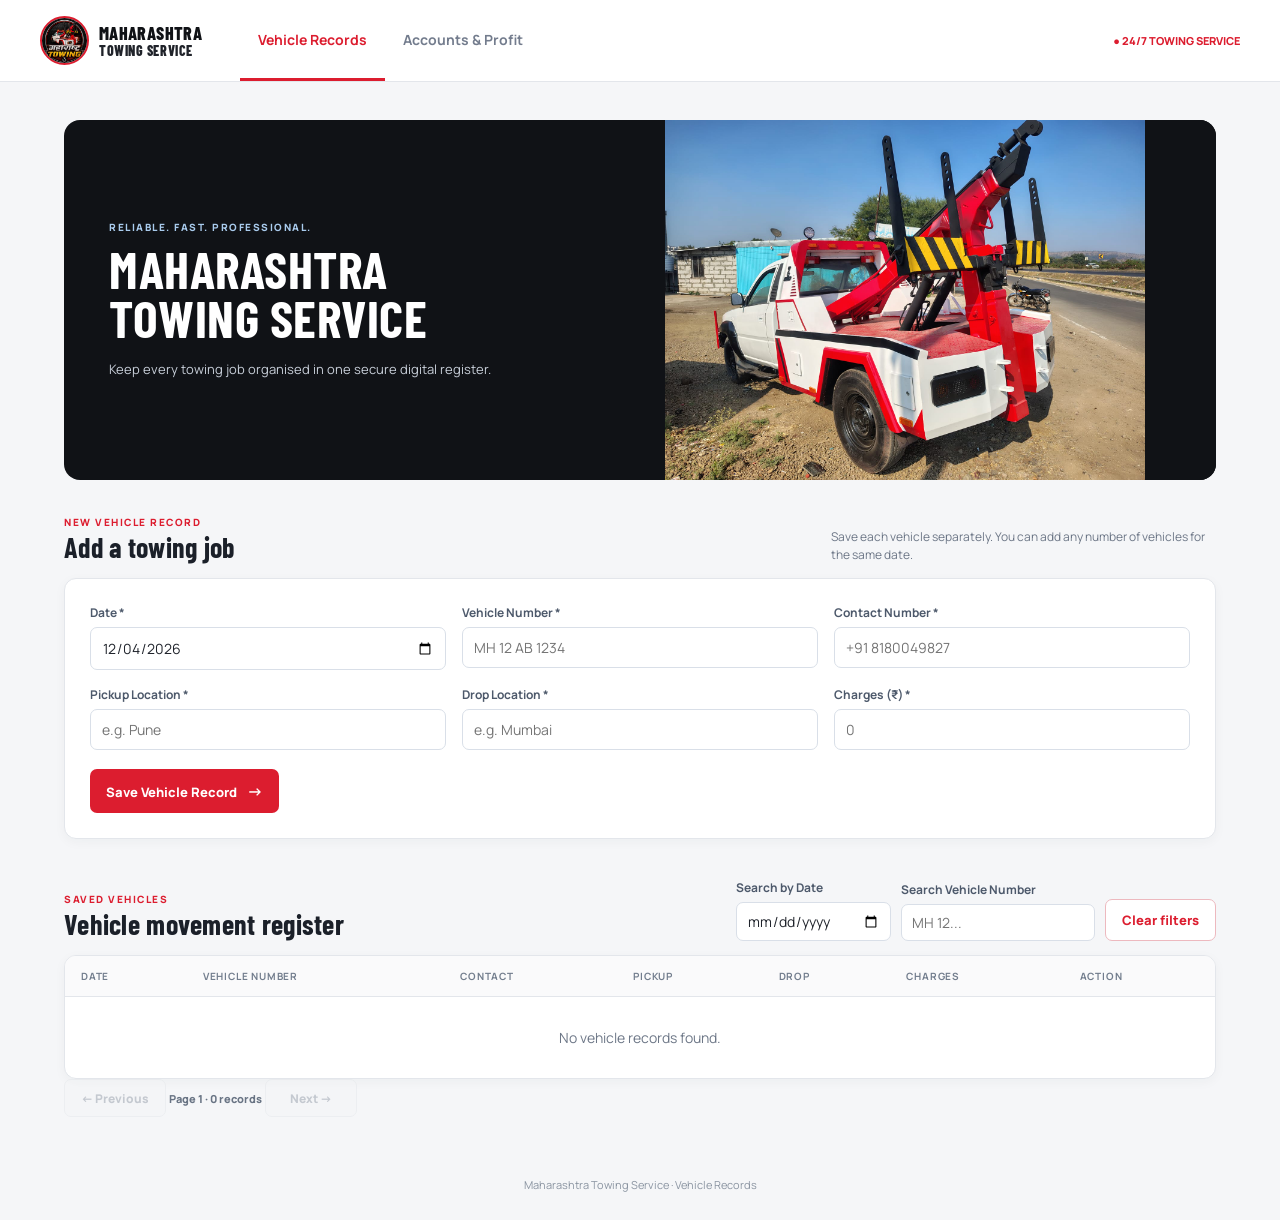
<file: index.html>
<!doctype html>
<html lang="en">

<head>
  <meta charset="utf-8">

  <meta
    name="viewport"
    content="width=device-width, initial-scale=1"
  >

  <title>Maharashtra Towing Service | Vehicle Records</title>

  <link rel="preconnect" href="https://fonts.googleapis.com">

  <link
    rel="preconnect"
    href="https://fonts.googleapis.com"
    crossorigin
  >

  <link
    href="https://fonts.googleapis.com/css2?family=Barlow+Condensed:wght@600;700;800&family=Manrope:wght@400;500;600;700;800&display=swap"
    rel="stylesheet"
  >

  <link
    rel="stylesheet"
    href="styles.css"
  >
</head>


<body data-page="records">

  <!-- ==============================
       NAVIGATION
  =============================== -->

  <nav class="nav">

    <a
      class="brand"
      href="index.html"
    >

      <img
        src="assets/logo.jpeg"
        alt="Maharashtra Towing Service logo"
      >

      <span>

        <strong>
          MAHARASHTRA
        </strong>

        <b>
          TOWING SERVICE
        </b>

      </span>

    </a>


    <div class="navlinks">

      <a
        class="active"
        href="index.html"
      >
        Vehicle Records
      </a>

      <a href="accounts.html">
        Accounts &amp; Profit
      </a>

    </div>


    <span class="service">
      ● 24/7 TOWING SERVICE
    </span>

  </nav>


  <!-- ==============================
       MAIN CONTENT
  =============================== -->

  <main class="shell">


    <!-- ==============================
         HERO
    =============================== -->

    <section class="hero records-hero">

      <div class="hero-copy">

        <span class="kicker">
          RELIABLE. FAST. PROFESSIONAL.
        </span>

        <h1>
          Maharashtra
          <br>
          Towing Service
        </h1>

        <p>
          Keep every towing job organised
          in one secure digital register.
        </p>

      </div>


      <img
        src="assets/towing-van.jpeg"
        alt="Maharashtra Towing Service vehicle"
      >

    </section>


    <!-- ==============================
         ADD VEHICLE RECORD
    =============================== -->

    <section class="title-row">

      <div>

        <span class="kicker red">
          NEW VEHICLE RECORD
        </span>

        <h2>
          Add a towing job
        </h2>

      </div>


      <p>
        Save each vehicle separately.
        You can add any number of vehicles
        for the same date.
      </p>

    </section>


    <section class="card form-card">

      <form id="recordForm">

        <input
          type="hidden"
          id="recordId"
          name="recordId"
          value=""
        >


        <div class="grid three">


          <!-- DATE -->

          <label>

            Date *

            <input
              id="date"
              name="date"
              type="date"
              required
            >

          </label>


          <!-- VEHICLE NUMBER -->

          <label>

            Vehicle Number *

            <input
              id="vehicle"
              name="vehicle"
              type="text"
              placeholder="MH 12 AB 1234"
              autocomplete="off"
              required
            >

          </label>


          <!-- CONTACT -->

          <label>

            Contact Number *

            <input
              id="contact"
              name="contact"
              type="tel"
              inputmode="tel"
              maxlength="16"
              placeholder="+91 8180049827"
              autocomplete="tel"
              required
            >

          </label>


          <!-- PICKUP -->

          <label>

            Pickup Location *

            <input
              id="pickup"
              name="pickup"
              type="text"
              placeholder="e.g. Pune"
              autocomplete="off"
              required
            >

          </label>


          <!-- DROP -->

          <label>

            Drop Location *

            <input
              id="drop"
              name="drop"
              type="text"
              placeholder="e.g. Mumbai"
              autocomplete="off"
              required
            >

          </label>


          <!-- CHARGES -->

          <label>

            Charges (₹) *

            <input
              id="charges"
              name="charges"
              type="number"
              min="0"
              step="1"
              placeholder="0"
              required
            >

          </label>

        </div>


        <!-- SAVE BUTTON -->

        <button
          id="saveRecordBtn"
          class="btn"
          type="submit"
        >

          <span id="saveRecordText">
            Save Vehicle Record
          </span>

          <b>
            →
          </b>

        </button>


        <!-- MESSAGE -->

        <span
          id="recordMessage"
          class="message"
          aria-live="polite"
        ></span>


      </form>

    </section>


    <!-- ==============================
         SAVED VEHICLES
    =============================== -->

    <section class="title-row section-space">

      <div>

        <span class="kicker red">
          SAVED VEHICLES
        </span>

        <h2>
          Vehicle movement register
        </h2>

      </div>


      <!-- FILTERS -->

      <div class="filters">


        <label>

          Search by Date

          <input
            id="dateSearch"
            type="date"
          >

        </label>


        <label>

          Search Vehicle Number

          <input
            id="vehicleSearch"
            type="search"
            placeholder="MH 12..."
            autocomplete="off"
          >

        </label>


        <button
          id="clearSearch"
          class="btn outline"
          type="button"
        >
          Clear filters
        </button>

      </div>

    </section>


    <!-- ==============================
         VEHICLE TABLE
    =============================== -->

    <section class="card table-card">

      <div class="table-wrap">

        <table>

          <thead>

            <tr>

              <th>
                Date
              </th>

              <th>
                Vehicle Number
              </th>

              <th>
                Contact
              </th>

              <th>
                Pickup
              </th>

              <th>
                Drop
              </th>

              <th>
                Charges
              </th>

              <th>
                Action
              </th>

            </tr>

          </thead>


          <tbody id="recordsBody">

          </tbody>

        </table>

      </div>

    </section>


    <!-- ==============================
         PAGINATION
         BELOW VEHICLE RECORD BOX
    =============================== -->

    <div
      id="recordsPagination"
      class="records-pagination"
    >

      <button
        id="prevRecords"
        class="btn outline"
        type="button"
      >
        ← Previous
      </button>


      <span id="recordsPageInfo">
        Page 1
      </span>


      <button
        id="nextRecords"
        class="btn outline"
        type="button"
      >
        Next →
      </button>

    </div>


  </main>


  <!-- ==============================
       FOOTER
  =============================== -->

  <footer>
    Maharashtra Towing Service · Vehicle Records
  </footer>


  <!-- ==============================
       JAVASCRIPT
  =============================== -->

  <script src="app.js"></script>

</body>

</html>
</file>
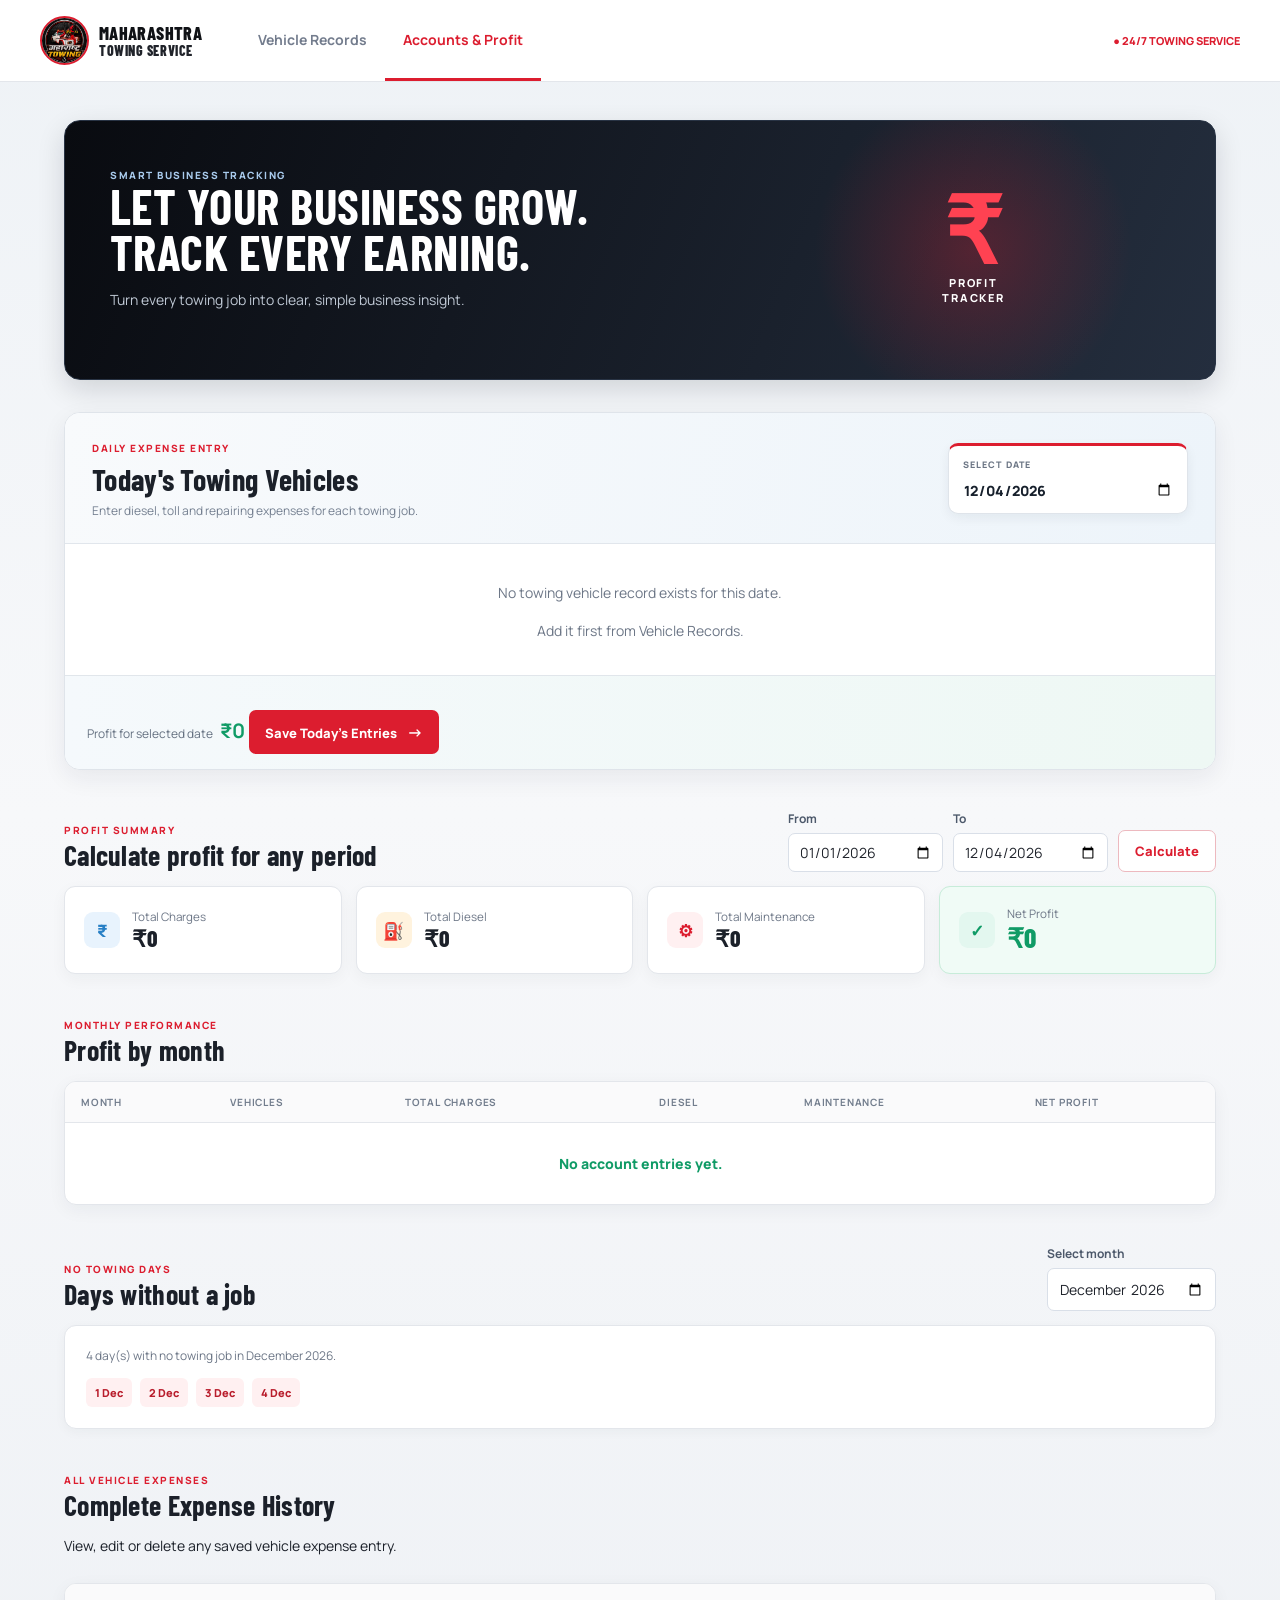
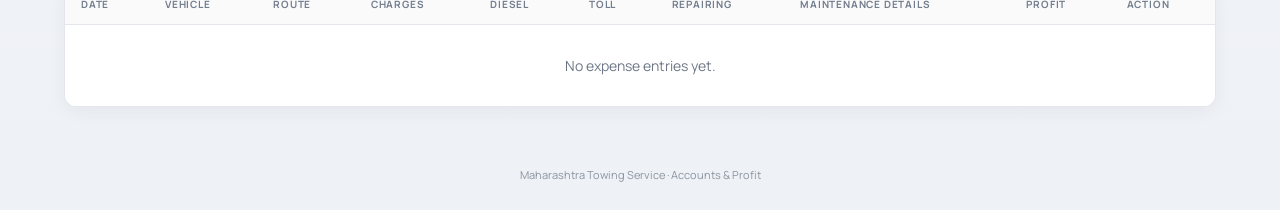
<file: accounts.html>
<!doctype html>
<html lang="en">

<head>

  <meta charset="utf-8">

  <meta
    name="viewport"
    content="width=device-width, initial-scale=1"
  >

  <title>Maharashtra Towing Service | Accounts & Profit</title>

  <link
    rel="preconnect"
    href="https://fonts.googleapis.com"
  >

  <link
    rel="preconnect"
    href="https://fonts.googleapis.com"
    crossorigin
  >

  <link
    href="https://fonts.googleapis.com/css2?family=Barlow+Condensed:wght@600;700;800&family=Manrope:wght@400;500;600;700;800&display=swap"
    rel="stylesheet"
  >

  <link
    rel="stylesheet"
    href="styles.css"
  >

</head>


<body data-page="accounts">


  <!-- =================================================
       NAVIGATION
  ================================================== -->

  <nav class="nav">

    <a
      class="brand"
      href="index.html"
    >

      <img
        src="assets/logo.jpeg"
        alt="Maharashtra Towing Service logo"
      >

      <span>

        <strong>
          MAHARASHTRA
        </strong>

        <b>
          TOWING SERVICE
        </b>

      </span>

    </a>


    <div class="navlinks">

      <a href="index.html">
        Vehicle Records
      </a>

      <a
        class="active"
        href="accounts.html"
      >
        Accounts &amp; Profit
      </a>

    </div>


    <span class="service">
      ● 24/7 TOWING SERVICE
    </span>

  </nav>


  <!-- =================================================
       MAIN CONTENT
  ================================================== -->

  <main class="shell">


    <!-- =================================================
         HERO
    ================================================== -->

    <section class="hero account-hero">

      <div class="hero-copy">

        <span class="kicker">
          SMART BUSINESS TRACKING
        </span>

        <h1>
          Let your business grow.
          <br>
          Track every earning.
        </h1>

        <p>
          Turn every towing job into clear,
          simple business insight.
        </p>

      </div>


      <div class="hero-badge">

        <span>
          ₹
        </span>

        <small>
          PROFIT
          <br>
          TRACKER
        </small>

      </div>

    </section>


    <!-- =================================================
         DAILY EXPENSE ENTRY
    ================================================== -->

    <section class="daily-section">


      <div class="daily-header">

        <div class="daily-title">

          <span class="kicker red">
            DAILY EXPENSE ENTRY
          </span>

          <h2>
            Today's Towing Vehicles
          </h2>

          <p>
            Enter diesel, toll and repairing expenses
            for each towing job.
          </p>

        </div>


        <div class="center-date">

          <label>

            SELECT DATE

            <input
              id="accountDate"
              type="date"
            >

          </label>

        </div>

      </div>


      <!-- =================================================
           DAILY VEHICLE JOBS
      ================================================== -->

      <div
        id="jobsList"
        class="job-list"
      ></div>


      <!-- =================================================
           DAILY SAVE BAR
      ================================================== -->

      <div class="save-bar">

        <span id="dailyProfitLabel">

          Profit for selected date

          <b>
            ₹0
          </b>

        </span>


        <button
          id="saveAccounts"
          class="btn"
          type="button"
        >

          <span id="saveAccountsText">
            Save Today's Entries
          </span>

          <b>
            →
          </b>

        </button>


        <span
          id="accountMessage"
          class="message"
          aria-live="polite"
        ></span>

      </div>

    </section>


    <!-- =================================================
         PROFIT SUMMARY
    ================================================== -->

    <section class="title-row section-space">

      <div>

        <span class="kicker red">
          PROFIT SUMMARY
        </span>

        <h2>
          Calculate profit for any period
        </h2>

      </div>


      <div class="filters">

        <label>

          From

          <input
            id="fromDate"
            type="date"
          >

        </label>


        <label>

          To

          <input
            id="toDate"
            type="date"
          >

        </label>


        <button
          id="calculate"
          class="btn outline"
          type="button"
        >
          Calculate
        </button>

      </div>

    </section>


    <!-- =================================================
         SUMMARY CARDS
    ================================================== -->

    <section class="summary-grid">


      <!-- TOTAL CHARGES -->

      <article>

        <span class="summary-icon blue">
          ₹
        </span>

        <div>

          <small>
            Total Charges
          </small>

          <strong id="totalCharges">
            ₹0
          </strong>

        </div>

      </article>


      <!-- TOTAL DIESEL -->

      <article>

        <span class="summary-icon orange">
          ⛽
        </span>

        <div>

          <small>
            Total Diesel
          </small>

          <strong id="totalDiesel">
            ₹0
          </strong>

        </div>

      </article>


      <!-- TOTAL MAINTENANCE -->

      <article>

        <span class="summary-icon redbg">
          ⚙
        </span>

        <div>

          <small>
            Total Maintenance
          </small>

          <strong id="totalMaintenance">
            ₹0
          </strong>

        </div>

      </article>


      <!-- NET PROFIT -->

      <article class="profit-box">

        <span class="summary-icon green">
          ✓
        </span>

        <div>

          <small>
            Net Profit
          </small>

          <strong id="totalProfit">
            ₹0
          </strong>

        </div>

      </article>

    </section>


    <!-- =================================================
         MONTHLY PERFORMANCE
    ================================================== -->

    <section class="title-row section-space">

      <div>

        <span class="kicker red">
          MONTHLY PERFORMANCE
        </span>

        <h2>
          Profit by month
        </h2>

      </div>

    </section>


    <section class="card table-card">

      <div class="table-wrap">

        <table>

          <thead>

            <tr>

              <th scope="col">
                Month
              </th>

              <th scope="col">
                Vehicles
              </th>

              <th scope="col">
                Total Charges
              </th>

              <th scope="col">
                Diesel
              </th>

              <th scope="col">
                Maintenance
              </th>

              <th scope="col">
                Net Profit
              </th>

            </tr>

          </thead>


          <tbody id="monthlyBody">

          </tbody>

        </table>

      </div>

    </section>


    <!-- =================================================
         NO TOWING DAYS
    ================================================== -->

    <section class="title-row section-space">

      <div>

        <span class="kicker red">
          NO TOWING DAYS
        </span>

        <h2>
          Days without a job
        </h2>

      </div>


      <label class="date-pick">

        Select month

        <input
          id="monthPick"
          type="month"
        >

      </label>

    </section>


    <section class="card idle-card">

      <p id="idleIntro">
        No-data days will appear here.
      </p>

      <div
        id="idleDays"
        class="idle-days"
      ></div>

    </section>


    <!-- =================================================
         COMPLETE EXPENSE HISTORY
    ================================================== -->

    <section class="title-row section-space">

      <div>

        <span class="kicker red">
          ALL VEHICLE EXPENSES
        </span>

        <h2>
          Complete Expense History
        </h2>

        <p>
          View, edit or delete any saved vehicle expense entry.
        </p>

      </div>

    </section>


    <!-- =================================================
         EXPENSE HISTORY TABLE
    ================================================== -->

    <section
      class="card table-card expense-history-card"
    >

      <div class="table-wrap">

        <table>

          <thead>

            <tr>

              <th scope="col">
                Date
              </th>

              <th scope="col">
                Vehicle
              </th>

              <th scope="col">
                Route
              </th>

              <th scope="col">
                Charges
              </th>

              <th scope="col">
                Diesel
              </th>

              <th scope="col">
                Toll
              </th>

              <th scope="col">
                Repairing
              </th>

              <th scope="col">
                Maintenance Details
              </th>

              <th scope="col">
                Profit
              </th>

              <th scope="col">
                Action
              </th>

            </tr>

          </thead>


          <tbody id="expensesBody">

          </tbody>

        </table>

      </div>

    </section>


  </main>


  <!-- =================================================
       FOOTER
  ================================================== -->

  <footer>

    Maharashtra Towing Service ·
    Accounts &amp; Profit

  </footer>


  <!-- =================================================
       JAVASCRIPT
  ================================================== -->

  <script src="app.js"></script>

</body>

</html>
</file>
<file: styles.css>
/* =========================================================
   MAHARASHTRA TOWING SERVICE
   COMPLETE STYLES
========================================================= */

:root {
  --black: #101216;
  --ink: #1b2029;
  --red: #dc1d2f;
  --red2: #ff4252;
  --blue: #277fc5;
  --paper: #fff;
  --bg: #f5f6f8;
  --line: #e3e6eb;
  --muted: #6d7787;
  --green: #109b66;
  --softred: #fff0f1;
}

* {
  box-sizing: border-box;
}

html {
  scroll-behavior: smooth;
}

body {
  margin: 0;
  background: var(--bg);
  color: var(--ink);
  font: 14px Manrope, sans-serif;
}

/* =========================================================
   NAVIGATION
========================================================= */

.nav {
  height: 82px;
  background: #fff;
  display: flex;
  align-items: center;
  gap: 38px;
  border-bottom: 1px solid var(--line);
  padding: 0 max(22px, calc((100% - 1200px) / 2));
}

.brand {
  display: flex;
  align-items: center;
  gap: 10px;
  text-decoration: none;
  color: #20232a;
  font-size: 10px;
  line-height: 1.1;
  letter-spacing: .1em;
}

.brand img {
  width: 49px;
  height: 49px;
  border-radius: 50%;
  object-fit: cover;
  border: 2px solid var(--red);
}

.brand > span {
  display: flex;
  flex-direction: column;
  line-height: 1;
  gap: 2px;
}

.brand > span strong {
  color: #101216;
  font-family: 'Barlow Condensed', sans-serif;
  font-size: 18px;
  font-weight: 800;
  letter-spacing: .02em;
  text-transform: uppercase;
}

.brand > span b {
  color: #20232a;
  font-family: 'Barlow Condensed', sans-serif;
  font-size: 14px;
  font-weight: 800;
  letter-spacing: .04em;
}

.navlinks {
  align-self: stretch;
  display: flex;
}

.navlinks a {
  display: flex;
  align-items: center;
  border-bottom: 3px solid transparent;
  color: #737c8d;
  font-weight: 700;
  padding: 0 18px;
  text-decoration: none;
  transition: color .2s ease, border-color .2s ease;
}

.navlinks a:hover {
  color: var(--red);
}

.navlinks .active {
  border-color: var(--red);
  color: var(--red);
}

.service {
  margin-left: auto;
  color: var(--red);
  font-size: 11px;
  font-weight: 800;
}

/* =========================================================
   MAIN SHELL
========================================================= */

.shell {
  max-width: 1200px;
  margin: auto;
  padding: 38px 24px 60px;
}

/* =========================================================
   HERO
========================================================= */

.hero {
  min-height: 260px;
  display: flex;
  overflow: hidden;
  border-radius: 16px;
  background: var(--black);
  color: #fff;
}

.hero-copy {
  padding: 43px 18px 40px 45px;
  z-index: 1;
}

.kicker {
  color: #a9cbed;
  font-size: 10px;
  font-weight: 800;
  letter-spacing: .15em;
}

.kicker.red {
  color: var(--red);
}

h1,
h2 {
  margin: 0;
  font-family: 'Barlow Condensed', sans-serif;
  letter-spacing: .01em;
}

h1 {
  font-size: 49px;
  line-height: .94;
  text-transform: uppercase;
}

h2 {
  font-size: 28px;
}

.hero p {
  max-width: 410px;
  color: #c3cbd6;
  margin: 14px 0 0;
  line-height: 1.5;
}

.records-hero img {
  width: 52%;
  object-fit: cover;
  object-position: center;
}

/* =========================================================
   ACCOUNT HERO
========================================================= */

.account-hero {
  background: linear-gradient(112deg, #090b10, #242e3e);
  border: 1px solid #283344;
  box-shadow: 0 10px 28px rgba(10, 15, 25, .14);
}

.account-hero h1 {
  color: #fff;
}

.account-hero p {
  color: #bfc8d4;
}

.hero-badge {
  margin-left: auto;
  width: 42%;
  display: grid;
  place-content: center;
  text-align: center;
  background: radial-gradient(circle, #dc1d2f48, transparent 58%);
}

.hero-badge span {
  font: 800 92px 'Barlow Condensed', sans-serif;
  color: var(--red2);
  line-height: .7;
}

.hero-badge small {
  letter-spacing: .17em;
  font-size: 11px;
  font-weight: 800;
  margin-top: 15px;
}

/* =========================================================
   VEHICLE RECORDS HERO
========================================================= */

.records-hero {
  min-height: 360px;
  display: grid;
  grid-template-columns: 46% 54%;
  overflow: hidden;
  border-radius: 16px;
  background: #101216;
}

.records-hero .hero-copy {
  display: flex;
  flex-direction: column;
  justify-content: center;
  padding: 48px 38px 48px 45px;
  min-width: 0;
}

.records-hero .hero-copy .kicker {
  margin-bottom: 10px;
}

.records-hero .hero-copy h1 {
  font-size: 52px;
  line-height: .94;
}

.records-hero .hero-copy p {
  max-width: 430px;
  margin-top: 18px;
  color: #c7ced8;
  font-size: 13px;
  line-height: 1.6;
}

.records-hero > img {
  width: 100%;
  height: 360px;
  display: block;
  object-fit: contain;
  object-position: center;
  background: #101216;
}

/* =========================================================
   TITLE ROW
========================================================= */

.title-row {
  margin: 31px 0 14px;
  display: flex;
  justify-content: space-between;
  align-items: end;
  gap: 18px;
}

.title-row > p {
  color: var(--muted);
  font-size: 12px;
  max-width: 385px;
  margin: 0;
  line-height: 1.5;
}

.section-space {
  margin-top: 40px;
}

/* =========================================================
   CARDS
========================================================= */

.card {
  background: #fff;
  border: 1px solid var(--line);
  border-radius: 12px;
  box-shadow: 0 3px 12px #1c27350a;
}

.form-card {
  padding: 25px;
}

/* =========================================================
   FORM GRID
========================================================= */

.grid {
  display: grid;
  gap: 16px;
}

.three {
  grid-template-columns: repeat(3, 1fr);
}

label {
  color: #4d596b;
  font-size: 12px;
  font-weight: 700;
}

input,
textarea,
select {
  display: block;
  width: 100%;
  margin-top: 6px;
  border: 1px solid #d9dfe8;
  border-radius: 7px;
  background: #fff;
  color: #20242c;
  padding: 10px 11px;
  font: 14px Manrope, sans-serif;
  transition: border-color .2s ease, box-shadow .2s ease, background .2s ease;
}

input:focus,
textarea:focus,
select:focus {
  outline: none;
  border-color: var(--red);
  box-shadow: 0 0 0 3px #dc1d2f14;
}

textarea {
  min-height: 42px;
  resize: vertical;
}

/* =========================================================
   BUTTONS
========================================================= */

.btn {
  border: 0;
  border-radius: 7px;
  background: var(--red);
  color: #fff;
  cursor: pointer;
  font: 800 13px Manrope, sans-serif;
  margin-top: 19px;
  padding: 11px 16px;
  transition: transform .15s ease, opacity .15s ease, background .15s ease;
}

.btn:hover {
  background: #c9182a;
}

.btn:active {
  transform: translateY(1px);
}

.btn:disabled {
  opacity: .65;
  cursor: not-allowed;
  transform: none;
}

.btn b {
  font-size: 16px;
  margin-left: 7px;
}

.btn.outline {
  margin: 0;
  background: #fff;
  border: 1px solid #edb9bf;
  color: var(--red);
}

.btn.outline:hover {
  background: #fff5f6;
}

/* =========================================================
   MESSAGES
========================================================= */

.message {
  color: var(--green);
  font-size: 12px;
  font-weight: 700;
  margin-left: 10px;
}

/* =========================================================
   FILTERS
========================================================= */

.filters {
  display: flex;
  gap: 10px;
  align-items: end;
}

.filters label {
  min-width: 155px;
}

.filters input {
  padding: 8px 10px;
}

/* =========================================================
   TABLE
========================================================= */

.table-card {
  overflow: hidden;
}

.table-wrap {
  width: 100%;
  overflow-x: auto;
  -webkit-overflow-scrolling: touch;
}

table {
  border-collapse: collapse;
  width: 100%;
  min-width: 720px;
  white-space: nowrap;
}

th {
  background: #fafafb;
  border-bottom: 1px solid var(--line);
  color: #727d8d;
  font-size: 10px;
  letter-spacing: .08em;
  padding: 13px 16px;
  text-align: left;
  text-transform: uppercase;
}

td {
  border-bottom: 1px solid #edf0f3;
  color: #465264;
  padding: 15px 16px;
  vertical-align: middle;
}

tbody tr:last-child td {
  border-bottom: 0;
}

tbody tr:hover td {
  background: #fafbfd;
}

.empty {
  text-align: center !important;
  color: var(--muted);
  padding: 31px !important;
}

/* =========================================================
   DELETE BUTTON
========================================================= */

.delete {
  border: 1px solid #f0c9ce;
  border-radius: 5px;
  background: #fff;
  color: #c62332;
  cursor: pointer;
  font-size: 11px;
  padding: 5px 8px;
}

.delete:hover {
  background: #fff0f1;
  border-color: #e8aab2;
}

/* =========================================================
   ACCOUNT PAGE
========================================================= */

body[data-page="accounts"] {
  background: linear-gradient(
    180deg,
    #eef2f6 0%,
    #f7f8fa 45%,
    #eef1f5 100%
  );
}

/* =========================================================
   DAILY EXPENSE SECTION
========================================================= */

.daily-section {
  margin-top: 32px;
  background: #fff;
  border: 1px solid #dfe4ea;
  border-radius: 16px;
  box-shadow: 0 8px 25px rgba(25, 35, 50, .07);
  overflow: hidden;
}

/* =========================================================
   DAILY HEADER
========================================================= */

.daily-header {
  display: grid;
  grid-template-columns: 1fr 240px;
  align-items: center;
  gap: 30px;
  padding: 24px 27px;
  background: linear-gradient(100deg, #f8fafc 0%, #edf4fa 100%);
  border-bottom: 1px solid #e1e6ec;
}

.daily-title h2 {
  margin: 5px 0 5px;
  font-size: 30px;
}

.daily-title p {
  margin: 0;
  color: #758091;
  font-size: 12px;
}

/* =========================================================
   DATE
========================================================= */

.center-date {
  background: #fff;
  border: 1px solid #dfe4ea;
  border-top: 3px solid var(--red);
  border-radius: 10px;
  padding: 12px 14px;
  box-shadow: 0 4px 12px rgba(25, 35, 50, .06);
}

.center-date label {
  display: block;
  color: #6b7584;
  font-size: 9px;
  font-weight: 900;
  letter-spacing: .12em;
}

.center-date input {
  margin-top: 5px;
  border: 0;
  padding: 4px 0 0;
  background: transparent;
  font-weight: 800;
  color: #17202c;
  box-shadow: none;
}

.center-date input:focus {
  outline: none;
  box-shadow: none;
  border: 0;
}

/* =========================================================
   DAILY VEHICLE LIST
========================================================= */

.daily-section .job-list {
  display: block;
  padding: 8px 18px 4px;
}

/* =========================================================
   DAILY VEHICLE ROW
========================================================= */

/*
   Desktop layout:

   Vehicle | Charges | Diesel | Toll | Repairing | Maintenance
*/

.daily-section .job {
  display: grid;

  grid-template-columns:
    minmax(145px, 1.4fr)
    minmax(85px, .7fr)
    minmax(95px, .8fr)
    minmax(95px, .8fr)
    minmax(110px, .9fr)
    minmax(150px, 1.2fr);

  gap: 13px;
  align-items: start;

  margin: 0;
  padding: 15px 13px;

  background: #fff;

  border: 0;
  border-bottom: 1px solid #e9edf1;
  border-left: 4px solid #dce4ec;

  border-radius: 0;

  transition:
    background .2s ease,
    border-color .2s ease;
}

.daily-section .job:first-child {
  border-radius: 9px 9px 0 0;
}

.daily-section .job:last-child {
  border-bottom: 0;
  border-radius: 0 0 9px 9px;
}

.daily-section .job:hover {
  background: #f8fafc;
  border-left-color: var(--red);
}

/* =========================================================
   VEHICLE TITLE
========================================================= */

.daily-section .job-title {
  min-width: 0;
}

.daily-section .job-title b {
  display: block;
  color: #171d27;
  font-size: 14px;
  font-weight: 800;
}

.daily-section .job-title small {
  display: block;
  margin-top: 3px;
  color: #7a8594;
  font-size: 10px;
}

/* =========================================================
   CHARGES
========================================================= */

.daily-section .job .charge {
  color: #277fc5;
  font-size: 10px;
  line-height: 1.25;
}

.daily-section .job .charge b {
  display: block;
  color: #172131;
  font-size: 14px;
}

/* =========================================================
   DAILY INPUT LABELS
========================================================= */

.daily-section .job label {
  display: block;

  color: #687484;

  font-size: 9px;
  font-weight: 800;

  text-transform: uppercase;
  letter-spacing: .03em;
}

/* =========================================================
   DAILY INPUTS
========================================================= */

.daily-section .job input,
.daily-section .job textarea,
.daily-section .job select {
  margin-top: 4px;

  border: 1px solid #dce2e9;
  border-radius: 6px;

  background: #f8fafc;

  padding: 7px 8px;

  font-size: 12px;
}

.daily-section .job input:focus,
.daily-section .job textarea:focus,
.daily-section .job select:focus {
  background: #fff;
  border-color: var(--red);
  outline: 2px solid #f9d8dc;
  box-shadow: none;
}

/* =========================================================
   TOLL
========================================================= */

.daily-section .job .toll-input {
  border-color: #e1d2b4;
  background: #fffaf0;
}

/* =========================================================
   REPAIRING
========================================================= */

.daily-section .job .repair-input {
  border-color: #e0c5ca;
  background: #fff7f8;
}

/* =========================================================
   MAINTENANCE DETAILS
========================================================= */

.daily-section .job .maintenance-details,
.daily-section .job .maintenance-detail,
.daily-section .job .repair-details {
  min-width: 0;
}

.daily-section .job .maintenance-details textarea,
.daily-section .job .maintenance-detail textarea,
.daily-section .job .repair-details textarea {
  min-height: 32px;
  height: 32px;
  resize: none;
}

/* =========================================================
   MAINTENANCE TOTAL
========================================================= */

.daily-section .job .maintenance-total {
  color: var(--red);
  font-weight: 800;
  font-size: 12px;
}

/* =========================================================
   DAILY PROFIT
========================================================= */

.daily-section .job .daily-profit {
  color: var(--green);
  font-weight: 900;
  font-size: 13px;
}

/* =========================================================
   ALTERNATING BORDER
========================================================= */

.daily-section .job:nth-child(odd) {
  border-left-color: #e9b44c;
}

.daily-section .job:nth-child(even) {
  border-left-color: #4a9bd5;
}

/* =========================================================
   SAVE BAR
========================================================= */

.daily-section .save-bar {
  margin: 0;
  padding: 15px 22px;

  background: linear-gradient(
    90deg,
    #f5f9fc,
    #eef8f4
  );

  border-top: 1px solid #e1e6eb;
}

.daily-section .save-bar > span:first-child {
  color: #657181;
  font-size: 12px;
}

.daily-section .save-bar > span:first-child b {
  margin-left: 5px;
  color: var(--green);
  font-size: 20px;
}

/* =========================================================
   EMPTY STATE
========================================================= */

.daily-section #jobsList > .card {
  margin: 10px 0;
  background: #f8fafc;
  border: 1px dashed #cfd6df;
  color: #6e7988;
}

/* =========================================================
   SUMMARY
========================================================= */

.summary-grid {
  display: grid;
  grid-template-columns: repeat(4, 1fr);
  gap: 14px;
}

.summary-grid article {
  align-items: center;
  display: flex;
  gap: 12px;

  background: #fff;
  border: 1px solid var(--line);
  border-radius: 11px;

  padding: 19px;

  box-shadow: 0 5px 16px rgba(25, 35, 50, .045);

  transition:
    transform .2s ease,
    box-shadow .2s ease;
}

.summary-grid article:hover {
  transform: translateY(-2px);
  box-shadow: 0 8px 20px rgba(25, 35, 50, .09);
}

.summary-grid small {
  color: var(--muted);
  display: block;
}

.summary-grid strong {
  display: block;
  font: 800 23px 'Barlow Condensed', sans-serif;
}

/* =========================================================
   SUMMARY ICONS
========================================================= */

.summary-icon {
  width: 36px;
  height: 36px;

  border-radius: 9px;

  display: grid;
  place-items: center;

  font-size: 17px;
  font-weight: 800;

  flex-shrink: 0;
}

.blue {
  background: #e8f3fd;
  color: var(--blue);
}

.orange {
  background: #fff3de;
  color: #c27500;
}

.redbg {
  background: #fff0f1;
  color: var(--red);
}

.green {
  background: #e3f7ef;
  color: var(--green);
}

.profit-box {
  background: #f0fbf6 !important;
  border-color: #c7ecd9 !important;
}

.profit-box strong {
  color: var(--green);
  font-size: 27px;
}

/* =========================================================
   EXPENSE HISTORY
========================================================= */

body[data-page="accounts"] .table-card {
  box-shadow: 0 5px 18px rgba(25, 35, 50, .05);
}

#expensesBody {
  background: #fff;
}

#expensesBody td {
  vertical-align: middle;
}

#expensesBody .money,
#expensesBody .charges,
#expensesBody .diesel,
#expensesBody .toll,
#expensesBody .repairing,
#expensesBody .maintenance,
#expensesBody .maintenance-details,
#expensesBody .profit {
  font-weight: 800;
}

#expensesBody .profit {
  color: var(--green);
}

#expensesBody .maintenance {
  color: var(--red);
}

#expensesBody .toll {
  color: #b77700;
}

#expensesBody .repairing {
  color: #c62332;
}

#expensesBody .maintenance-details {
  color: #687484;
  font-weight: 600;
}

/* =========================================================
   EXPENSE ACTIONS
========================================================= */

.expense-actions {
  display: flex;
  align-items: center;
  gap: 6px;
}

.edit-expense,
.delete-expense {
  border-radius: 5px;
  cursor: pointer;

  font-size: 11px;
  font-weight: 800;

  padding: 6px 9px;

  transition:
    background .15s ease,
    border-color .15s ease,
    transform .15s ease;
}

.edit-expense {
  border: 1px solid #bfd8ee;
  background: #f5faff;
  color: #277fc5;
}

.edit-expense:hover {
  background: #eaf5ff;
  border-color: #9fc5e5;
}

.delete-expense {
  border: 1px solid #f0c9ce;
  background: #fff;
  color: #c62332;
}

.delete-expense:hover {
  background: #fff0f1;
  border-color: #e8aab2;
}

.edit-expense:active,
.delete-expense:active {
  transform: translateY(1px);
}

/* =========================================================
   EXPENSE EDIT MODE
========================================================= */

.expense-edit-row td {
  background: #fffaf9;
  border-bottom-color: #f0d9dc;
}

.expense-edit-row input,
.expense-edit-row textarea,
.expense-edit-row select {
  width: 100%;
  min-width: 90px;

  border: 1px solid #d9dfe8;
  border-radius: 5px;

  padding: 7px 8px;

  font: 12px Manrope, sans-serif;

  background: #fff;
}

.expense-edit-row input:focus,
.expense-edit-row textarea:focus,
.expense-edit-row select:focus {
  outline: none;
  border-color: var(--red);
  box-shadow: 0 0 0 3px #dc1d2f12;
}

.save-expense,
.cancel-expense {
  border-radius: 5px;
  cursor: pointer;
  font-size: 11px;
  font-weight: 800;
  padding: 6px 9px;
}

.save-expense {
  border: 0;
  background: var(--green);
  color: #fff;
}

.cancel-expense {
  border: 1px solid #d8dde4;
  background: #fff;
  color: #596576;
}

/* =========================================================
   MONTHLY TABLE
========================================================= */

#monthlyBody td:last-child {
  color: var(--green);
  font-weight: 800;
}

/* =========================================================
   NO TOWING DAYS
========================================================= */

.idle-card {
  padding: 21px;
}

.idle-card p {
  margin: 0 0 14px;
  color: var(--muted);
  font-size: 12px;
}

.idle-days {
  display: flex;
  flex-wrap: wrap;
  gap: 8px;
}

.idle-day {
  border-radius: 6px;
  background: var(--softred);
  color: #b91d2c;
  font-size: 11px;
  font-weight: 800;
  padding: 7px 9px;
}

.good {
  color: var(--green);
  font-weight: 700;
}

/* =========================================================
   DATE PICKER
========================================================= */

.date-pick {
  min-width: 160px;
}

/* =========================================================
   FOOTER
========================================================= */

footer {
  text-align: center;
  color: #8a94a1;
  font-size: 11px;
  padding: 0 0 28px;
}

/* =========================================================
   TABLET
========================================================= */

@media (max-width: 900px) {

  .three {
    grid-template-columns: 1fr 1fr;
  }

  .summary-grid {
    grid-template-columns: 1fr 1fr;
  }

  .nav {
    gap: 12px;
  }

  .service {
    display: none;
  }

  .records-hero {
    grid-template-columns: 48% 52%;
    min-height: 320px;
  }

  .records-hero .hero-copy {
    padding: 35px 25px;
  }

  .records-hero .hero-copy h1 {
    font-size: 43px;
  }

  .records-hero > img {
    height: 320px;
  }

  /* Daily */

  .daily-header {
    grid-template-columns: 1fr;
    gap: 15px;
  }

  .center-date {
    max-width: 280px;
  }

  .daily-section .job {
    grid-template-columns:
      1fr
      1fr
      1fr;
  }

  .daily-section .job-title {
    grid-column: 1 / -1;
  }
}

/* =========================================================
   MOBILE
========================================================= */

@media (max-width: 570px) {

  .nav {
    padding: 0 14px;
  }

  .brand span {
    display: none;
  }

  .navlinks a {
    padding: 0 8px;
    font-size: 11px;
  }

  .shell {
    padding: 22px 14px 45px;
  }

  /* Hero */

  .hero-copy {
    padding: 31px 25px;
  }

  .hero h1 {
    font-size: 39px;
  }

  .records-hero {
    display: flex;
    flex-direction: column;
    min-height: auto;
  }

  .records-hero .hero-copy {
    padding: 30px 24px 25px;
  }

  .records-hero .hero-copy h1 {
    font-size: 40px;
  }

  .records-hero .hero-copy p {
    margin-top: 12px;
    font-size: 12px;
  }

  .records-hero > img {
    width: 100%;
    height: 250px;
    object-fit: contain;
    background: #101216;
  }

  .hero-badge {
    display: none;
  }

  /* Forms */

  .three,
  .summary-grid {
    grid-template-columns: 1fr;
  }

  /* Titles */

  .title-row {
    align-items: start;
    flex-direction: column;
  }

  /* Filters */

  .filters {
    width: 100%;
    flex-wrap: wrap;
  }

  .filters label,
  .date-pick {
    width: 100%;
  }

  /* Daily */

  .daily-section {
    margin-top: 22px;
    border-radius: 12px;
  }

  .daily-header {
    padding: 19px 16px;
  }

  .daily-title h2 {
    font-size: 26px;
  }

  .center-date {
    max-width: none;
    width: 100%;
  }

  .daily-section .job-list {
    padding: 5px 10px;
  }

  /*
     Mobile:

     Vehicle
     Charges
     Diesel
     Toll
     Repairing
     Maintenance Details

     2 columns
  */

  .daily-section .job {
    grid-template-columns: 1fr 1fr;
    gap: 10px;
    padding: 13px 10px;
  }

  .daily-section .job-title {
    grid-column: 1 / -1;
  }

  .daily-section .job .charge {
    align-self: center;
  }

  /* Maintenance details full width */

  .daily-section .job .maintenance-details,
  .daily-section .job .maintenance-detail,
  .daily-section .job .repair-details {
    grid-column: 1 / -1;
  }

  /* Save */

  .save-bar {
    align-items: flex-start;
    flex-direction: column;
  }

  .daily-section .save-bar {
    padding: 15px;
  }

  .daily-section .save-bar .btn {
    width: 100%;
    margin-top: 0;
  }

  /* Expense actions */

  .expense-actions {
    flex-direction: column;
    align-items: stretch;
  }

  .edit-expense,
  .delete-expense {
    width: 100%;
  }

  /* Table */

  .table-wrap {
    overflow-x: auto;
  }

  table {
    min-width: 850px;
  }
}

/* =========================================================
   EXTRA SMALL DEVICES
========================================================= */

@media (max-width: 380px) {

  .navlinks a {
    padding: 0 5px;
    font-size: 10px;
  }

  .brand img {
    width: 43px;
    height: 43px;
  }

  .records-hero .hero-copy h1 {
    font-size: 35px;
  }

  .daily-section .job {
    grid-template-columns: 1fr;
  }

  .daily-section .job-title,
  .daily-section .job .maintenance-details,
  .daily-section .job .maintenance-detail,
  .daily-section .job .repair-details {
    grid-column: auto;
  }
}
/* =========================================================
   PAGINATION
   VEHICLE RECORDS + ACCOUNTS
========================================================= */

.pagination {
  display: flex;
  align-items: center;
  justify-content: center;
  gap: 12px;
  margin-top: 18px;
  padding: 14px 0 4px;
}

/* Previous / Next buttons */

.pagination button,
#prevRecords,
#nextRecords,
#prevAccounts,
#nextAccounts {
  min-width: 92px;
  height: 38px;

  padding: 0 16px;

  border: 1px solid #d9dfe7;
  border-radius: 7px;

  background: #fff;
  color: #303947;

  cursor: pointer;

  font: 800 12px Manrope, sans-serif;

  transition:
    background .18s ease,
    color .18s ease,
    border-color .18s ease,
    transform .15s ease,
    box-shadow .18s ease;
}

/* Hover */

.pagination button:hover:not(:disabled),
#prevRecords:hover:not(:disabled),
#nextRecords:hover:not(:disabled),
#prevAccounts:hover:not(:disabled),
#nextAccounts:hover:not(:disabled) {
  background: #fff0f1;
  border-color: #e5aab1;
  color: var(--red);

  box-shadow: 0 3px 10px rgba(220, 29, 47, .08);
}

/* Click */

.pagination button:active:not(:disabled),
#prevRecords:active:not(:disabled),
#nextRecords:active:not(:disabled),
#prevAccounts:active:not(:disabled),
#nextAccounts:active:not(:disabled) {
  transform: translateY(1px);
}

/* Disabled */

.pagination button:disabled,
#prevRecords:disabled,
#nextRecords:disabled,
#prevAccounts:disabled,
#nextAccounts:disabled {
  opacity: .45;
  cursor: not-allowed;

  background: #f4f5f7;
  color: #8a93a0;
  border-color: #e2e5e9;

  box-shadow: none;
}

/* Page information */

#recordsPageInfo,
#accountsPageInfo {
  min-width: 145px;

  text-align: center;

  color: #697484;

  font-size: 11px;
  font-weight: 800;
}

/* =========================================================
   PAGINATION CARD
========================================================= */

.table-card + .pagination {
  margin-bottom: 5px;
}

/* =========================================================
   NEXT BUTTON HIGHLIGHT
========================================================= */

#nextRecords,
#nextAccounts {
  background: var(--red);
  border-color: var(--red);
  color: #fff;
}

#nextRecords:hover:not(:disabled),
#nextAccounts:hover:not(:disabled) {
  background: #c9182a;
  border-color: #c9182a;
  color: #fff;
}

/* Disabled Next should NOT stay red */

#nextRecords:disabled,
#nextAccounts:disabled {
  background: #f4f5f7;
  border-color: #e2e5e9;
  color: #8a93a0;
}

/* =========================================================
   MOBILE PAGINATION
========================================================= */

@media (max-width: 570px) {

  .pagination {
    gap: 7px;
    margin-top: 14px;
    padding-top: 8px;
  }

  .pagination button,
  #prevRecords,
  #nextRecords,
  #prevAccounts,
  #nextAccounts {
    min-width: 82px;
    height: 36px;
    padding: 0 11px;
    font-size: 11px;
  }

  #recordsPageInfo,
  #accountsPageInfo {
    min-width: 105px;
    font-size: 10px;
  }

}

/* =========================================================
   VERY SMALL MOBILE
========================================================= */

@media (max-width: 380px) {

  .pagination {
    gap: 5px;
  }

  .pagination button,
  #prevRecords,
  #nextRecords,
  #prevAccounts,
  #nextAccounts {
    min-width: 72px;
    padding: 0 8px;
    font-size: 10px;
  }

  #recordsPageInfo,
  #accountsPageInfo {
    min-width: 88px;
    font-size: 9px;
  }

}
<!doctype html>
<html lang="en">

<head>
  <meta charset="utf-8">

  <meta
    name="viewport"
    content="width=device-width, initial-scale=1"
  >

  <title>Maharashtra Towing Service | Vehicle Records</title>

  <link rel="preconnect" href="https://fonts.googleapis.com">

  <link
    rel="preconnect"
    href="https://fonts.googleapis.com"
    crossorigin
  >

  <link
    href="https://fonts.googleapis.com/css2?family=Barlow+Condensed:wght@600;700;800&family=Manrope:wght@400;500;600;700;800&display=swap"
    rel="stylesheet"
  >

  <link
    rel="stylesheet"
    href="styles.css"
  >
</head>


<body data-page="records">

  <!-- ==============================
       NAVIGATION
  =============================== -->

  <nav class="nav">

    <a
      class="brand"
      href="index.html"
    >

      <img
        src="assets/logo.jpeg"
        alt="Maharashtra Towing Service logo"
      >

      <span>

        <strong>
          MAHARASHTRA
        </strong>

        <b>
          TOWING SERVICE
        </b>

      </span>

    </a>


    <div class="navlinks">

      <a
        class="active"
        href="index.html"
      >
        Vehicle Records
      </a>

      <a href="accounts.html">
        Accounts &amp; Profit
      </a>

    </div>


    <span class="service">
      ● 24/7 TOWING SERVICE
    </span>

  </nav>


  <!-- ==============================
       MAIN CONTENT
  =============================== -->

  <main class="shell">


    <!-- ==============================
         HERO
    =============================== -->

    <section class="hero records-hero">

      <div class="hero-copy">

        <span class="kicker">
          RELIABLE. FAST. PROFESSIONAL.
        </span>

        <h1>
          Maharashtra
          <br>
          Towing Service
        </h1>

        <p>
          Keep every towing job organised
          in one secure digital register.
        </p>

      </div>


      <img
        src="assets/towing-van.jpeg"
        alt="Maharashtra Towing Service vehicle"
      >

    </section>


    <!-- ==============================
         ADD VEHICLE RECORD
    =============================== -->

    <section class="title-row">

      <div>

        <span class="kicker red">
          NEW VEHICLE RECORD
        </span>

        <h2>
          Add a towing job
        </h2>

      </div>


      <p>
        Save each vehicle separately.
        You can add any number of vehicles
        for the same date.
      </p>

    </section>


    <section class="card form-card">

      <form id="recordForm">

        <!--
          Unique ID

          This will be used later to keep
          Vehicle Records and Accounts synced.
        -->
        <input
          type="hidden"
          id="recordId"
          name="recordId"
          value=""
        >


        <div class="grid three">


          <!-- DATE -->

          <label>

            Date *

            <input
              id="date"
              name="date"
              type="date"
              required
            >

          </label>


          <!-- VEHICLE NUMBER -->

          <label>

            Vehicle Number *

            <input
              id="vehicle"
              name="vehicle"
              type="text"
              placeholder="MH 12 AB 1234"
              autocomplete="off"
              required
            >

          </label>


          <!-- CONTACT -->

          <label>

            Contact Number *

            <input
              id="contact"
              name="contact"
              type="tel"
              inputmode="numeric"
              maxlength="10"
              placeholder="98765 43210"
              autocomplete="tel"
              required
            >

          </label>


          <!-- PICKUP -->

          <label>

            Pickup Location *

            <input
              id="pickup"
              name="pickup"
              type="text"
              placeholder="e.g. Pune"
              autocomplete="off"
              required
            >

          </label>


          <!-- DROP -->

          <label>

            Drop Location *

            <input
              id="drop"
              name="drop"
              type="text"
              placeholder="e.g. Mumbai"
              autocomplete="off"
              required
            >

          </label>


          <!-- CHARGES -->

          <label>

            Charges (₹) *

            <input
              id="charges"
              name="charges"
              type="number"
              min="0"
              step="1"
              placeholder="0"
              required
            >

          </label>

        </div>


        <!-- ==============================
             SAVE BUTTON
        =============================== -->

        <button
          id="saveRecordBtn"
          class="btn"
          type="submit"
        >

          <span id="saveRecordText">
            Save Vehicle Record
          </span>

          <b>
            →
          </b>

        </button>


        <!-- ==============================
             MESSAGE
        =============================== -->

        <span
          id="recordMessage"
          class="message"
          aria-live="polite"
        ></span>


      </form>

    </section>


    <!-- ==============================
         SAVED VEHICLES
    =============================== -->

    <section class="title-row section-space">

      <div>

        <span class="kicker red">
          SAVED VEHICLES
        </span>

        <h2>
          Vehicle movement register
        </h2>

      </div>


      <!-- FILTERS -->

      <div class="filters">


        <label>

          Search by Date

          <input
            id="dateSearch"
            type="date"
          >

        </label>


        <label>

          Search Vehicle Number

          <input
            id="vehicleSearch"
            type="search"
            placeholder="MH 12..."
            autocomplete="off"
          >

        </label>


        <button
          id="clearSearch"
          class="btn outline"
          type="button"
        >
          Clear filters
        </button>

      </div>

    </section>


    <!-- ==============================
         VEHICLE TABLE
    =============================== -->

    <section class="card table-card">

      <div class="table-wrap">

        <table>

          <thead>

            <tr>

              <th>
                Date
              </th>

              <th>
                Vehicle Number
              </th>

              <th>
                Contact
              </th>

              <th>
                Pickup
              </th>

              <th>
                Drop
              </th>

              <th>
                Charges
              </th>

              <th>
                Action
              </th>

            </tr>

          </thead>


          <tbody id="recordsBody">

            <!--
              Records are loaded dynamically
              by app.js.
            -->

          </tbody>

        </table>

      </div>

    </section>


  </main>


  <!-- ==============================
       FOOTER
  =============================== -->

  <footer>
    Maharashtra Towing Service · Vehicle Records
  </footer>


  <!-- ==============================
       JAVASCRIPT
  =============================== -->

  <script src="app.js"></script>

</body>

</html>
/* =====================================================
   PAGINATION - VEHICLE & EXPENSE HISTORY
===================================================== */

.records-pagination {
  display: flex;
  align-items: center;
  justify-content: center;
  gap: 18px;
  padding: 20px;
  border-top: 1px solid var(--line);
  margin-top: 0;
}

.records-pagination span {
  min-width: 180px;
  text-align: center;
  font-weight: 800;
  color: var(--ink);
}

.records-pagination button:disabled {
  opacity: 0.45;
  cursor: not-allowed;
}
</file>
